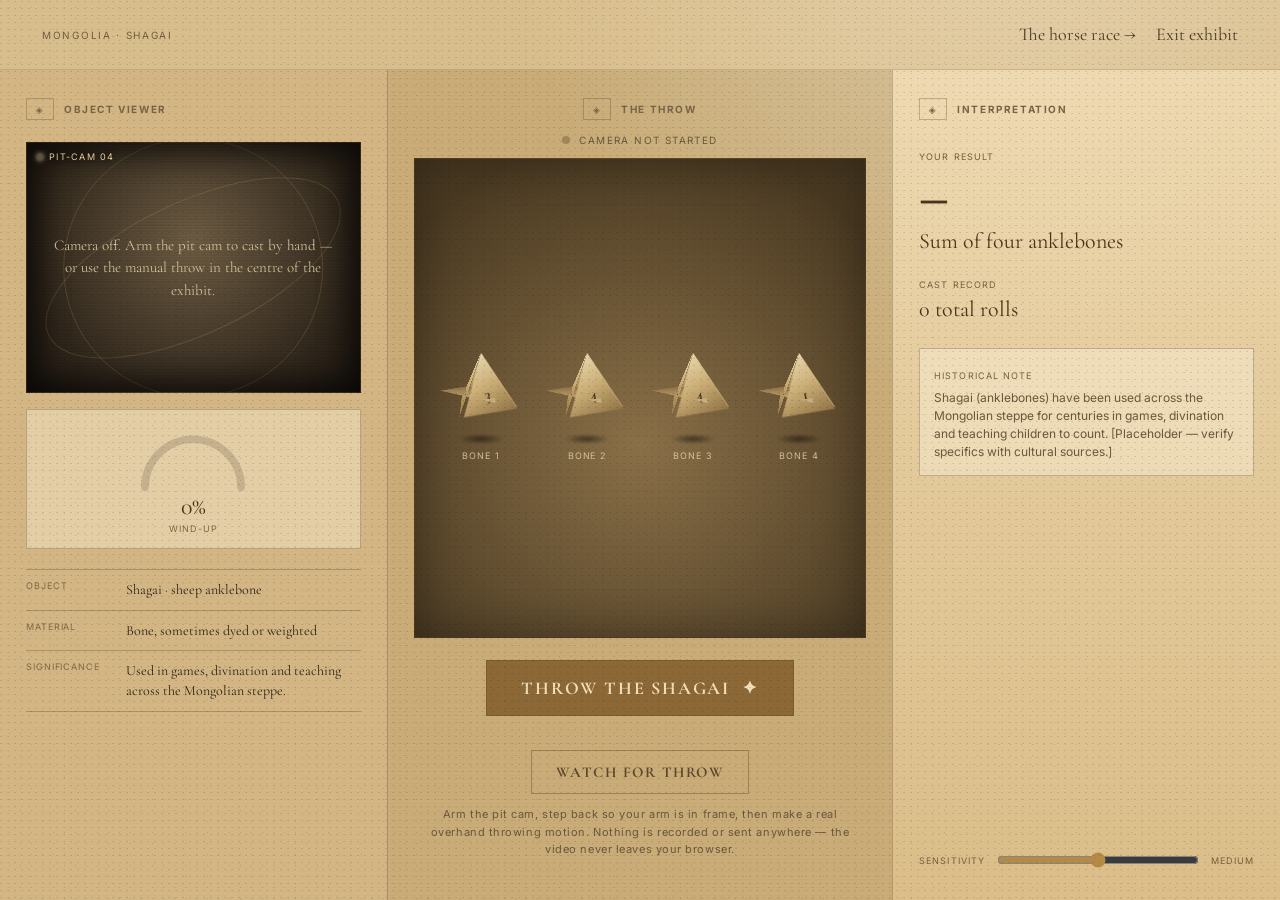
<file: games-across-time-draft/games-across-time-draft/game1.html>
<!doctype html>
<html lang="en">
  <head>
    <meta charset="UTF-8" />
    <meta name="viewport" content="width=device-width, initial-scale=1.0" />
    <meta name="theme-color" content="#2d251a" />
    <title>Shagai — Mongolia · Games Across Time</title>
    <link rel="preconnect" href="https://fonts.googleapis.com" />
    <link rel="preconnect" href="https://fonts.gstatic.com" crossorigin />
    <link
      href="https://fonts.googleapis.com/css2?family=Cormorant+Garamond:wght@500;600;700&family=Inter:wght@400;500;600&display=swap"
      rel="stylesheet"
    />
    <style>
      /* ==================================================================
         Shagai exhibit — matches the Games Across Time archive design
         (tokens mirrored from styles.css)
         ================================================================== */
      :root {
        --ink: #2c2419;
        --ink-soft: #645540;
        --paper: #d9bd89;
        --paper-light: #edd7ab;
        --paper-pale: #f3e4c0;
        --wood: #211b13;
        --wood-2: #302516;
        --gold: #b58a45;
        --gold-bright: #d0a65f;
        --red: #8a3928;
        --olive: #6e6a50;
        --line: rgba(65, 49, 30, 0.28);
        --shadow: 0 24px 60px rgba(34, 25, 14, 0.22);
        --die-size: 62px;
        --dur: 1000ms;
      }

      @media (prefers-reduced-motion: reduce) {
        :root { --dur: 450ms; }
      }

      * { box-sizing: border-box; }

      body {
        margin: 0;
        min-height: 100vh;
        color: var(--ink);
        font-family: Inter, system-ui, sans-serif;
        background:
          radial-gradient(circle at 80% -10%, rgba(255, 255, 255, 0.32), transparent 36%),
          repeating-linear-gradient(0deg, rgba(76, 56, 30, 0.022) 0 1px, transparent 1px 4px),
          #c9ac77;
      }
      button { font: inherit; }
      button, a { -webkit-tap-highlight-color: transparent; }

      .page-noise {
        position: fixed;
        inset: 0;
        pointer-events: none;
        opacity: 0.13;
        z-index: 50;
        background-image:
          radial-gradient(circle at 15% 20%, #000 0 0.5px, transparent 0.7px),
          radial-gradient(circle at 85% 70%, #000 0 0.6px, transparent 0.8px);
        background-size: 7px 7px, 11px 11px;
        mix-blend-mode: multiply;
      }

      /* ---- topbar ---- */
      .topbar {
        height: 70px;
        padding: 0 42px;
        display: flex;
        align-items: center;
        justify-content: space-between;
        border-bottom: 1px solid rgba(83, 58, 31, 0.17);
        background: rgba(245, 224, 181, 0.35);
      }
      .eyebrow {
        text-transform: uppercase;
        letter-spacing: 0.17em;
        font-size: 10px;
        color: #715d40;
      }
      .text-button {
        border: 0;
        background: transparent;
        color: #4d3d29;
        cursor: pointer;
        font-family: "Cormorant Garamond", serif;
        font-size: 18px;
        border-bottom: 1px solid transparent;
        text-decoration: none;
      }
      .text-button:hover { border-color: #4d3d29; }
      .top-actions { display: flex; gap: 20px; align-items: center; }

      .section-label {
        font-size: 10px;
        letter-spacing: 0.16em;
        text-transform: uppercase;
        color: #796446;
        display: flex;
        align-items: center;
        gap: 10px;
        margin-bottom: 14px;
      }
      .section-label span {
        border: 1px solid rgba(93, 72, 44, 0.32);
        width: 28px;
        height: 22px;
        display: grid;
        place-items: center;
        font-size: 9px;
      }

      /* ---- three-column exhibit ---- */
      .game-columns {
        display: grid;
        grid-template-columns: 1fr 1.3fr 1fr;
        gap: 0;
        min-height: calc(100vh - 70px);
      }
      .museum-case, .game-arena, .lore-panel { padding: 28px 26px 30px; }
      .museum-case {
        border-right: 1px solid var(--line);
        background: rgba(230, 206, 158, 0.3);
        display: flex;
        flex-direction: column;
      }
      .lore-panel {
        border-left: 1px solid var(--line);
        background: linear-gradient(rgba(247, 227, 188, 0.75), rgba(225, 196, 143, 0.75));
        display: flex;
        flex-direction: column;
      }
      .game-arena { display: flex; flex-direction: column; align-items: center; }

      /* ---- LEFT: pit cam inside the museum case ---- */
      .viewfinder {
        position: relative;
        aspect-ratio: 4 / 3;
        overflow: hidden;
        background: radial-gradient(circle at 50% 40%, #726046, #33291d 70%, #221b13);
        border: 1px solid rgba(66, 47, 27, 0.3);
        box-shadow: inset 0 0 40px rgba(0, 0, 0, 0.4);
        margin-top: 8px;
      }
      .viewfinder video {
        width: 100%;
        height: 100%;
        object-fit: cover;
        transform: scaleX(-1);
        filter: sepia(0.28) saturate(0.8) contrast(1.03) brightness(0.95);
        display: block;
      }
      .viewfinder .scan {
        position: absolute;
        inset: 0;
        background: repeating-linear-gradient(
          to bottom,
          rgba(0, 0, 0, 0) 0px,
          rgba(0, 0, 0, 0.12) 1px,
          rgba(0, 0, 0, 0) 3px
        );
        mix-blend-mode: multiply;
        pointer-events: none;
        animation: scanmove 6s linear infinite;
      }
      @media (prefers-reduced-motion: reduce) {
        .viewfinder .scan { animation: none; }
      }
      @keyframes scanmove {
        from { background-position-y: 0; }
        to { background-position-y: 200px; }
      }
      .viewfinder .vignette {
        position: absolute;
        inset: 0;
        box-shadow: inset 0 0 30px 10px rgba(0, 0, 0, 0.55);
        pointer-events: none;
      }
      .case-orbit {
        position: absolute;
        border: 1px solid rgba(222, 191, 129, 0.18);
        border-radius: 50%;
        pointer-events: none;
        top: 50%;
        left: 50%;
        transform: translate(-50%, -50%);
      }
      .case-orbit-a { width: 78%; aspect-ratio: 1; }
      .case-orbit-b {
        width: 96%;
        aspect-ratio: 2.4;
        transform: translate(-50%, -50%) rotate(-25deg);
      }
      .viewfinder .cam-tag {
        position: absolute;
        top: 8px;
        left: 10px;
        font-size: 9px;
        letter-spacing: 0.14em;
        text-transform: uppercase;
        color: #e6cf9f;
        text-shadow: 0 0 6px rgba(0, 0, 0, 0.8);
        display: flex;
        align-items: center;
        gap: 6px;
        z-index: 2;
      }
      .cam-tag .dot {
        width: 6px;
        height: 6px;
        border-radius: 50%;
        background: rgba(230, 207, 159, 0.35);
        box-shadow: 0 0 5px currentColor;
      }
      .cam-tag .dot.live {
        background: var(--red);
        color: var(--red);
        animation: blink 1.4s ease-in-out infinite;
      }
      @keyframes blink {
        0%, 100% { opacity: 1; }
        50% { opacity: 0.35; }
      }
      .viewfinder .placeholder {
        position: absolute;
        inset: 0;
        display: flex;
        align-items: center;
        justify-content: center;
        text-align: center;
        padding: 22px;
        font-family: "Cormorant Garamond", serif;
        font-size: 15px;
        line-height: 1.5;
        color: #e0cfa6;
      }

      /* ---- wind-up gauge ---- */
      .gauge-wrap {
        display: flex;
        flex-direction: column;
        align-items: center;
        justify-content: center;
        gap: 2px;
        margin-top: 16px;
        padding: 12px 0 14px;
        border: 1px solid var(--line);
        background: rgba(255, 248, 232, 0.35);
      }
      .gauge-wrap svg { width: 118px; height: 76px; overflow: visible; }
      .gauge-track {
        fill: none;
        stroke: rgba(65, 49, 30, 0.18);
        stroke-width: 7;
        stroke-linecap: round;
      }
      .gauge-fill {
        fill: none;
        stroke: var(--gold);
        stroke-width: 7;
        stroke-linecap: round;
        transition: stroke-dashoffset 90ms linear;
      }
      .gauge-pct {
        font-family: "Cormorant Garamond", serif;
        font-size: 24px;
        color: #4a3419;
        margin-top: -8px;
      }
      .gauge-label {
        font-size: 9px;
        letter-spacing: 0.12em;
        color: #806646;
        text-transform: uppercase;
      }

      /* ---- case label (object plaque) ---- */
      .case-label dl { margin: 20px 0 0; border-top: 1px solid var(--line); }
      .case-label dl div {
        display: grid;
        grid-template-columns: 100px 1fr;
        padding: 10px 0;
        border-bottom: 1px solid var(--line);
      }
      .case-label dt {
        font-size: 9px;
        text-transform: uppercase;
        letter-spacing: 0.1em;
        color: #806646;
      }
      .case-label dd {
        margin: 0;
        font-family: "Cormorant Garamond", serif;
        font-size: 14px;
        line-height: 1.4;
      }

      /* ---- CENTRE: the throw ---- */
      .status-bar {
        display: flex;
        align-items: center;
        justify-content: center;
        gap: 9px;
        font-size: 10px;
        letter-spacing: 0.14em;
        text-transform: uppercase;
        color: #6a583d;
        margin-bottom: 12px;
      }
      .status-bar .pulse {
        width: 8px;
        height: 8px;
        border-radius: 50%;
        background: rgba(65, 49, 30, 0.3);
        transition: background 200ms, box-shadow 200ms;
      }
      .status-bar .pulse.armed {
        background: var(--olive);
        box-shadow: 0 0 8px rgba(110, 106, 80, 0.7);
      }
      .status-bar .pulse.throwing {
        background: var(--gold-bright);
        box-shadow: 0 0 10px rgba(208, 166, 95, 0.8);
      }
      .status-bar .pulse.cooldown {
        background: var(--red);
        box-shadow: 0 0 8px rgba(138, 57, 40, 0.7);
      }

      .arena-tray {
        width: 100%;
        max-width: 520px;
        flex: 1;
        min-height: 300px;
        border: 1px solid rgba(66, 47, 27, 0.3);
        background: radial-gradient(circle at 50% 60%, #8a7048, #4a3a22 85%);
        position: relative;
        box-shadow: inset 0 0 50px rgba(0, 0, 0, 0.35);
        display: flex;
        align-items: center;
        justify-content: center;
      }
      .dice-row {
        display: flex;
        justify-content: center;
        gap: 22px;
        flex-wrap: nowrap;
      }
      .die-unit { display: flex; flex-direction: column; align-items: center; }
      .die-scene {
        perspective: 500px;
        display: flex;
        align-items: center;
        justify-content: center;
        height: 96px;
        width: 84px;
      }
      .die-float { animation: bob 3.2s ease-in-out infinite; }
      .die-float.d2 { animation-delay: -0.4s; }
      .die-float.d3 { animation-delay: -1.1s; }
      .die-float.d4 { animation-delay: -1.8s; }
      @media (prefers-reduced-motion: reduce) {
        .die-float { animation: none; }
      }
      .die-float.is-throwing { animation-play-state: paused; }
      @keyframes bob {
        0%, 100% { transform: translateY(0) rotate(0deg); }
        50% { transform: translateY(-5px) rotate(1.5deg); }
      }

      /* ---- anklebone die: tetrahedron of 4 clipped bone faces ---- */
      .tetra {
        position: relative;
        width: var(--die-size);
        height: var(--die-size);
        transform-style: preserve-3d;
        transition: transform var(--dur) cubic-bezier(0.2, 0.66, 0.18, 1);
        transform: rotateX(-18deg) rotateY(28deg);
      }
      .tetra .tri {
        position: absolute;
        top: 0;
        left: 0;
        width: var(--die-size);
        height: var(--die-size);
        clip-path: polygon(50% 0%, 100% 100%, 0% 100%);
        background: linear-gradient(160deg, #f1e2bd, #c9ac74 55%, #8f7345);
        display: flex;
        align-items: flex-end;
        justify-content: center;
        padding-bottom: 14%;
      }
      .tetra .tri .num {
        font-family: "Cormorant Garamond", serif;
        font-weight: 700;
        font-size: calc(var(--die-size) * 0.28);
        color: #3a2c17;
      }
      .tetra .tri.face-a { transform: rotateX(19.47deg) translateZ(11px) scale(0.98); }
      .tetra .tri.face-b { transform: rotateY(120deg) rotateX(19.47deg) translateZ(11px) scale(0.98); }
      .tetra .tri.face-c { transform: rotateY(240deg) rotateX(19.47deg) translateZ(11px) scale(0.98); }
      .tetra .tri.face-d {
        transform: rotateX(-90deg) translateZ(11px) scale(0.98);
        background: linear-gradient(160deg, #d9c398, #ab8d5c 60%, #755c33);
      }

      .die-shadow {
        width: 46px;
        height: 10px;
        margin: 2px auto 0;
        background: radial-gradient(ellipse, rgba(0, 0, 0, 0.5), transparent 70%);
        filter: blur(1px);
      }
      .die-result {
        font-size: 9px;
        color: #e5d3ab;
        text-transform: uppercase;
        letter-spacing: 0.1em;
        margin-top: 6px;
        opacity: 0.85;
      }

      /* ---- throw controls ---- */
      .throw-cta {
        margin-top: 22px;
        padding: 16px 34px;
        border: 1px solid #7e5a2e;
        background: #8d6837;
        color: #f2dfb9;
        cursor: pointer;
        text-transform: uppercase;
        letter-spacing: 0.1em;
        font-family: "Cormorant Garamond", serif;
        font-weight: 700;
        font-size: 18px;
        display: flex;
        align-items: center;
        gap: 12px;
        transition: 0.2s ease;
      }
      .throw-cta:hover { background: #785528; transform: translateY(-1px); }
      .throw-cta:disabled { opacity: 0.5; cursor: default; transform: none; }
      .throw-cta.secondary {
        background: transparent;
        color: #5d482d;
        border-color: rgba(75, 52, 29, 0.35);
        font-size: 15px;
        padding: 12px 24px;
      }
      .throw-cta.secondary:hover { background: rgba(255, 244, 221, 0.4); }
      .arena-actions {
        display: flex;
        gap: 12px;
        align-items: center;
        flex-wrap: wrap;
        justify-content: center;
      }
      .arena-hint {
        margin-top: 12px;
        font-size: 11px;
        letter-spacing: 0.05em;
        color: #6a583d;
        text-align: center;
        max-width: 460px;
        line-height: 1.6;
      }

      /* ---- RIGHT: interpretation panel ---- */
      .lore-block { margin-top: 18px; }
      .section-label + .lore-block { margin-top: 10px; }
      .lore-block small {
        text-transform: uppercase;
        letter-spacing: 0.12em;
        font-size: 9px;
        color: #765e3c;
      }
      .lore-result {
        font-family: "Cormorant Garamond", serif;
        font-size: 22px;
        margin-top: 4px;
        color: #4a3419;
      }
      .result-number {
        font-family: "Cormorant Garamond", serif;
        font-weight: 700;
        font-size: 58px;
        line-height: 1;
        color: #4a3419;
        margin-top: 2px;
      }
      .history {
        display: flex;
        gap: 6px;
        flex-wrap: wrap;
        margin-top: 8px;
      }
      .history .chip {
        min-width: 26px;
        height: 24px;
        padding: 0 6px;
        border: 1px solid var(--line);
        background: rgba(255, 248, 232, 0.45);
        display: flex;
        align-items: center;
        justify-content: center;
        font-family: "Cormorant Garamond", serif;
        font-size: 13px;
        color: #5f4b32;
      }
      .lore-fact {
        margin-top: 18px;
        padding: 14px;
        border: 1px solid var(--line);
        background: rgba(255, 248, 232, 0.35);
      }
      .lore-fact small {
        text-transform: uppercase;
        letter-spacing: 0.12em;
        font-size: 9px;
        color: #765e3c;
      }
      .lore-fact p {
        margin: 6px 0 0;
        font-size: 12px;
        line-height: 1.5;
        color: #6a583d;
      }
      .sensitivity {
        margin-top: auto;
        padding-top: 18px;
        display: flex;
        align-items: center;
        gap: 10px;
        font-size: 9px;
        color: #765e3c;
        text-transform: uppercase;
        letter-spacing: 0.12em;
      }
      .sensitivity input[type="range"] {
        flex: 1;
        accent-color: var(--gold);
      }

      @media (max-width: 1080px) {
        .game-columns { grid-template-columns: 1fr; }
        .museum-case { border-right: 0; border-bottom: 1px solid var(--line); }
        .lore-panel { border-left: 0; border-top: 1px solid var(--line); }
        .topbar { padding: 0 22px; }
      }
      @media (max-width: 520px) {
        :root { --die-size: 46px; }
        .dice-row { gap: 8px; }
        .die-scene { width: 62px; height: 78px; }
        .result-number { font-size: 44px; }
        .museum-case, .game-arena, .lore-panel { padding: 22px 18px 24px; }
      }
    </style>
  </head>
  <body>
    <div class="page-noise" aria-hidden="true"></div>

    <header class="topbar">
      <div class="eyebrow">Mongolia · Shagai</div>
      <div class="top-actions">
        <a class="text-button" href="game3.html">The horse race →</a>
        <a class="text-button" href="index.html#worldmap">Exit exhibit</a>
      </div>
    </header>

    <div class="game-columns">
      <!-- LEFT: pit cam in the museum case -->
      <section class="museum-case">
        <div class="section-label"><span>◈</span> <b>Object viewer</b></div>

        <div class="viewfinder" id="viewfinder">
          <video id="video" autoplay playsinline muted></video>
          <div class="case-orbit case-orbit-a" aria-hidden="true"></div>
          <div class="case-orbit case-orbit-b" aria-hidden="true"></div>
          <div class="placeholder" id="placeholder">
            Camera off. Arm the pit cam to cast by hand — or use the manual
            throw in the centre of the exhibit.
          </div>
          <div class="scan"></div>
          <div class="vignette"></div>
          <div class="cam-tag"><span class="dot" id="camDot"></span> Pit-cam 04</div>
        </div>

        <div class="gauge-wrap">
          <svg viewBox="0 0 108 62" aria-hidden="true">
            <path class="gauge-track" d="M 10 56 A 44 44 0 0 1 98 56" />
            <path
              class="gauge-fill"
              id="gaugeFill"
              d="M 10 56 A 44 44 0 0 1 98 56"
              pathLength="100"
              stroke-dasharray="100"
              stroke-dashoffset="100"
            />
          </svg>
          <div class="gauge-pct" id="gaugePct">0%</div>
          <div class="gauge-label">Wind-up</div>
        </div>

        <div class="case-label">
          <dl>
            <div><dt>Object</dt><dd>Shagai · sheep anklebone</dd></div>
            <div><dt>Material</dt><dd>Bone, sometimes dyed or weighted</dd></div>
            <div>
              <dt>Significance</dt>
              <dd>Used in games, divination and teaching across the Mongolian steppe.</dd>
            </div>
          </dl>
        </div>
      </section>

      <!-- CENTRE: the throw -->
      <section class="game-arena">
        <div class="section-label"><span>◈</span> <b>The throw</b></div>

        <div class="status-bar">
          <span class="pulse" id="statusPulse"></span>
          <span id="statusText">Camera not started</span>
        </div>

        <div class="arena-tray">
          <div class="dice-row" id="diceRow">
            <!-- 4 die units injected by JS -->
          </div>
        </div>

        <div class="arena-actions">
          <button class="throw-cta" id="manualBtn">
            <span>Throw the Shagai</span><b>✦</b>
          </button>
          <button class="throw-cta secondary" id="startCamBtn">Watch for throw</button>
        </div>

        <p class="arena-hint">
          Arm the pit cam, step back so your arm is in frame, then make a real
          overhand throwing motion. Nothing is recorded or sent anywhere — the
          video never leaves your browser.
        </p>
      </section>

      <!-- RIGHT: interpretation -->
      <aside class="lore-panel">
        <div class="section-label"><span>◈</span> <b>Interpretation</b></div>

        <div class="lore-block">
          <small>Your result</small>
          <div class="result-number" id="resultNumber">–</div>
          <div class="lore-result">Sum of four anklebones</div>
        </div>

        <div class="lore-block">
          <small>Cast record</small>
          <div class="lore-result" id="rollCount">0 total rolls</div>
          <div class="history" id="history"></div>
        </div>

        <div class="lore-fact">
          <small>Historical note</small>
          <p>
            Shagai (anklebones) have been used across the Mongolian steppe for
            centuries in games, divination and teaching children to count.
            [Placeholder — verify specifics with cultural sources.]
          </p>
        </div>

        <label class="sensitivity" for="sens">
          Sensitivity
          <input type="range" id="sens" min="1" max="3" step="1" value="2" />
          <span id="sensLabel">Medium</span>
        </label>
      </aside>
    </div>

    <canvas id="procCanvas" width="48" height="36" style="display: none"></canvas>

    <script>
      (function () {
        "use strict";

        // ==================================================================
        //  DICE SETUP — 4 tetrahedra (d4), each with faces 1-4
        // ==================================================================
        var NUM_DICE = 4;
        var diceRow = document.getElementById("diceRow");
        var dice = []; // { tetraEl, floatEl, resultEl, rot:{x,y,z}, value }

        function buildDieMarkup(index) {
          var wrap = document.createElement("div");
          wrap.className = "die-unit";
          wrap.innerHTML =
            '<div class="die-scene">' +
            '<div class="die-float d' +
            (index + 1) +
            '" id="dieFloat' +
            index +
            '">' +
            '<div class="tetra" id="tetra' +
            index +
            '">' +
            '<div class="tri face-a"><span class="num"></span></div>' +
            '<div class="tri face-b"><span class="num"></span></div>' +
            '<div class="tri face-c"><span class="num"></span></div>' +
            '<div class="tri face-d"><span class="num"></span></div>' +
            "</div>" +
            "</div>" +
            "</div>" +
            '<div class="die-shadow"></div>' +
            '<div class="die-result" id="dieResult' +
            index +
            '">Bone ' +
            (index + 1) +
            "</div>";
          return wrap;
        }

        // Each tetrahedron face, when rotated to point at the viewer, shows one number.
        // face-a: rotateX(19.47) -> to show it: cube rotation (-19.47, 0)
        // face-b: rotateY(120) rotateX(19.47) -> to show it: (-19.47, -120)
        // face-c: rotateY(240) rotateX(19.47) -> to show it: (-19.47, -240)
        // face-d: rotateX(-90) (bottom) -> to show it: (90, 0)
        var FACE_ROTATION = [
          { x: -19.47, y: 0 },
          { x: -19.47, y: -120 },
          { x: -19.47, y: -240 },
          { x: 90, y: 0 },
        ];

        function nextAngle(current, targetMod, extraSpins) {
          targetMod = ((targetMod % 360) + 360) % 360;
          var currentMod = ((current % 360) + 360) % 360;
          var delta = targetMod - currentMod;
          if (delta < 0) delta += 360;
          return current + delta + 360 * extraSpins;
        }

        for (var i = 0; i < NUM_DICE; i++) {
          diceRow.appendChild(buildDieMarkup(i));
        }

        var faceOrder = ["face-a", "face-b", "face-c", "face-d"];

        for (var d = 0; d < NUM_DICE; d++) {
          var tetraEl = document.getElementById("tetra" + d);
          // Randomize which of the 4 numbers sits on which physical face, per die,
          // so the four dice don't look identical.
          var shuffled = [1, 2, 3, 4].sort(function () {
            return Math.random() - 0.5;
          });
          var numToFaceIdx = {}; // number -> face index (0..3)
          faceOrder.forEach(function (faceClass, idx) {
            var el = tetraEl.querySelector("." + faceClass + " .num");
            el.textContent = shuffled[idx];
            numToFaceIdx[shuffled[idx]] = idx;
          });

          dice.push({
            tetraEl: tetraEl,
            floatEl: document.getElementById("dieFloat" + d),
            resultEl: document.getElementById("dieResult" + d),
            rotX: -18,
            rotY: 28,
            numToFaceIdx: numToFaceIdx,
            value: null,
          });
        }

        // ==================================================================
        //  ROLLING
        // ==================================================================
        var resultNumberEl = document.getElementById("resultNumber");
        var rollCountEl = document.getElementById("rollCount");
        var historyEl = document.getElementById("history");
        var rollHistory = [];
        var totalRolls = 0;

        function rollDice() {
          if (appState.throwing) return;
          setState("throwing");

          var durMs =
            parseFloat(
              getComputedStyle(document.documentElement).getPropertyValue(
                "--dur",
              ),
            ) || 1000;
          var results = [];

          dice.forEach(function (die, idx) {
            die.floatEl.classList.add("is-throwing");
            var result = 1 + Math.floor(Math.random() * 4);
            results.push(result);

            var faceIdx = die.numToFaceIdx[result];
            var target = FACE_ROTATION[faceIdx];
            var spinsX = 2 + Math.floor(Math.random() * 3);
            var spinsY = 2 + Math.floor(Math.random() * 3);

            die.rotX = nextAngle(die.rotX, target.x, spinsX);
            die.rotY = nextAngle(die.rotY, target.y, spinsY);

            // slight stagger so the four dice don't move in perfect unison
            var delayMs = idx * 60;
            window.setTimeout(function () {
              die.tetraEl.style.transform =
                "rotateX(" + die.rotX + "deg) rotateY(" + die.rotY + "deg)";
            }, delayMs);

            window.setTimeout(
              function () {
                die.floatEl.classList.remove("is-throwing");
                die.value = result;
                die.resultEl.textContent = "rolled " + result;
              },
              durMs + delayMs + 40,
            );
          });

          var maxDelay = (NUM_DICE - 1) * 60;
          window.setTimeout(
            function () {
              var sum = results.reduce(function (a, b) {
                return a + b;
              }, 0);
              resultNumberEl.textContent = sum;
              totalRolls++;
              rollHistory.unshift(results.join("+") + "=" + sum);
              if (rollHistory.length > 8) rollHistory.pop();
              rollCountEl.textContent = totalRolls + " total rolls";
              renderHistory();
              enterCooldown();
            },
            durMs + maxDelay + 60,
          );
        }

        function renderHistory() {
          historyEl.innerHTML = "";
          rollHistory.forEach(function (label) {
            var chip = document.createElement("div");
            chip.className = "chip";
            chip.textContent = label;
            historyEl.appendChild(chip);
          });
        }

        // ==================================================================
        //  STATE MACHINE
        // ==================================================================
        var appState = {
          camera: false,
          armed: false,
          throwing: false,
          cooling: false,
        };
        var statusText = document.getElementById("statusText");
        var statusPulse = document.getElementById("statusPulse");
        var camDot = document.getElementById("camDot");

        function setState(mode) {
          statusPulse.className = "pulse";
          appState.throwing = mode === "throwing";
          appState.cooling = mode === "cooldown";
          appState.armed = mode === "armed";

          if (mode === "armed") {
            statusPulse.classList.add("armed");
            statusText.textContent = "Armed — go for a throwing motion";
          } else if (mode === "throwing") {
            statusPulse.classList.add("throwing");
            statusText.textContent = "Throw detected!";
          } else if (mode === "cooldown") {
            statusPulse.classList.add("cooldown");
            statusText.textContent = "Resetting…";
          } else if (mode === "off") {
            statusText.textContent = "Camera not started";
          }
        }

        function enterCooldown() {
          setState("cooldown");
          window.setTimeout(function () {
            if (appState.camera) setState("armed");
            else setState("off");
          }, 900);
        }

        // ==================================================================
        //  CAMERA + MOTION DETECTION
        // ==================================================================
        var video = document.getElementById("video");
        var placeholder = document.getElementById("placeholder");
        var procCanvas = document.getElementById("procCanvas");
        var ctx = procCanvas.getContext("2d", { willReadFrequently: true });
        var W = procCanvas.width,
          H = procCanvas.height;
        var prevFrame = null;
        var energyHistory = [];
        var HIST_LEN = 14;
        var smoothed = 0;
        var EMA_ALPHA = 0.35;

        var SENSITIVITY_PRESETS = {
          1: { threshold: 0.075, spike: 0.045, label: "Low" },
          2: { threshold: 0.05, spike: 0.03, label: "Medium" },
          3: { threshold: 0.032, spike: 0.018, label: "High" },
        };
        var sensSlider = document.getElementById("sens");
        var sensLabel = document.getElementById("sensLabel");
        var currentSens = SENSITIVITY_PRESETS[sensSlider.value];
        sensSlider.addEventListener("input", function () {
          currentSens = SENSITIVITY_PRESETS[sensSlider.value];
          sensLabel.textContent = currentSens.label;
        });

        var gaugeFill = document.getElementById("gaugeFill");
        var gaugePct = document.getElementById("gaugePct");
        var GAUGE_GAIN = 9;

        function updateGauge(v) {
          var pct = Math.max(0, Math.min(1, v));
          gaugeFill.setAttribute(
            "stroke-dashoffset",
            (100 - pct * 100).toFixed(1),
          );
          gaugePct.textContent = Math.round(pct * 100) + "%";
        }

        function computeEnergy() {
          ctx.drawImage(video, 0, 0, W, H);
          var frame = ctx.getImageData(0, 0, W, H).data;
          if (!prevFrame) {
            prevFrame = frame;
            return 0;
          }
          var sum = 0;
          var n = W * H;
          for (var i = 0; i < frame.length; i += 4) {
            var gA = (frame[i] + frame[i + 1] + frame[i + 2]) / 3;
            var gB = (prevFrame[i] + prevFrame[i + 1] + prevFrame[i + 2]) / 3;
            sum += Math.abs(gA - gB);
          }
          prevFrame = frame;
          return sum / (n * 255);
        }

        var rafId = null;
        function loop() {
          rafId = requestAnimationFrame(loop);
          if (video.readyState < 2) return;

          var raw = computeEnergy();
          smoothed = smoothed + EMA_ALPHA * (raw - smoothed);
          updateGauge(smoothed * GAUGE_GAIN);

          energyHistory.push(raw);
          if (energyHistory.length > HIST_LEN) energyHistory.shift();

          if (appState.armed && !appState.throwing && !appState.cooling) {
            var baselineSlice = energyHistory.slice(
              0,
              Math.max(1, energyHistory.length - 3),
            );
            var baseline = baselineSlice.length
              ? Math.min.apply(null, baselineSlice)
              : raw;
            var spike = raw - baseline;

            if (raw > currentSens.threshold && spike > currentSens.spike) {
              rollDice();
            }
          }
        }

        var startCamBtn = document.getElementById("startCamBtn");
        var manualBtn = document.getElementById("manualBtn");

        startCamBtn.addEventListener("click", function () {
          if (appState.camera) {
            return;
          }
          startCamBtn.disabled = true;
          startCamBtn.textContent = "Requesting camera…";

          navigator.mediaDevices
            .getUserMedia({ video: { facingMode: "user" }, audio: false })
            .then(function (stream) {
              video.srcObject = stream;
              placeholder.style.display = "none";
              camDot.classList.add("live");
              appState.camera = true;
              startCamBtn.textContent = "Camera Active";
              setState("armed");
              loop();
            })
            .catch(function (err) {
              startCamBtn.disabled = false;
              startCamBtn.textContent = "Watch For Throw";
              placeholder.textContent =
                "Couldn't access the camera (" +
                (err && err.message ? err.message : "permission denied") +
                "). You can still use the manual throw button below.";
            });
        });

        manualBtn.addEventListener("click", rollDice);

        window.addEventListener("keydown", function (e) {
          if (e.code === "Space" || e.code === "Enter") {
            var tag = document.activeElement.tagName;
            if (tag === "BUTTON" || tag === "INPUT") return;
            e.preventDefault();
            rollDice();
          }
        });

        setState("off");
      })();
    </script>
  </body>
</html>
</file>
